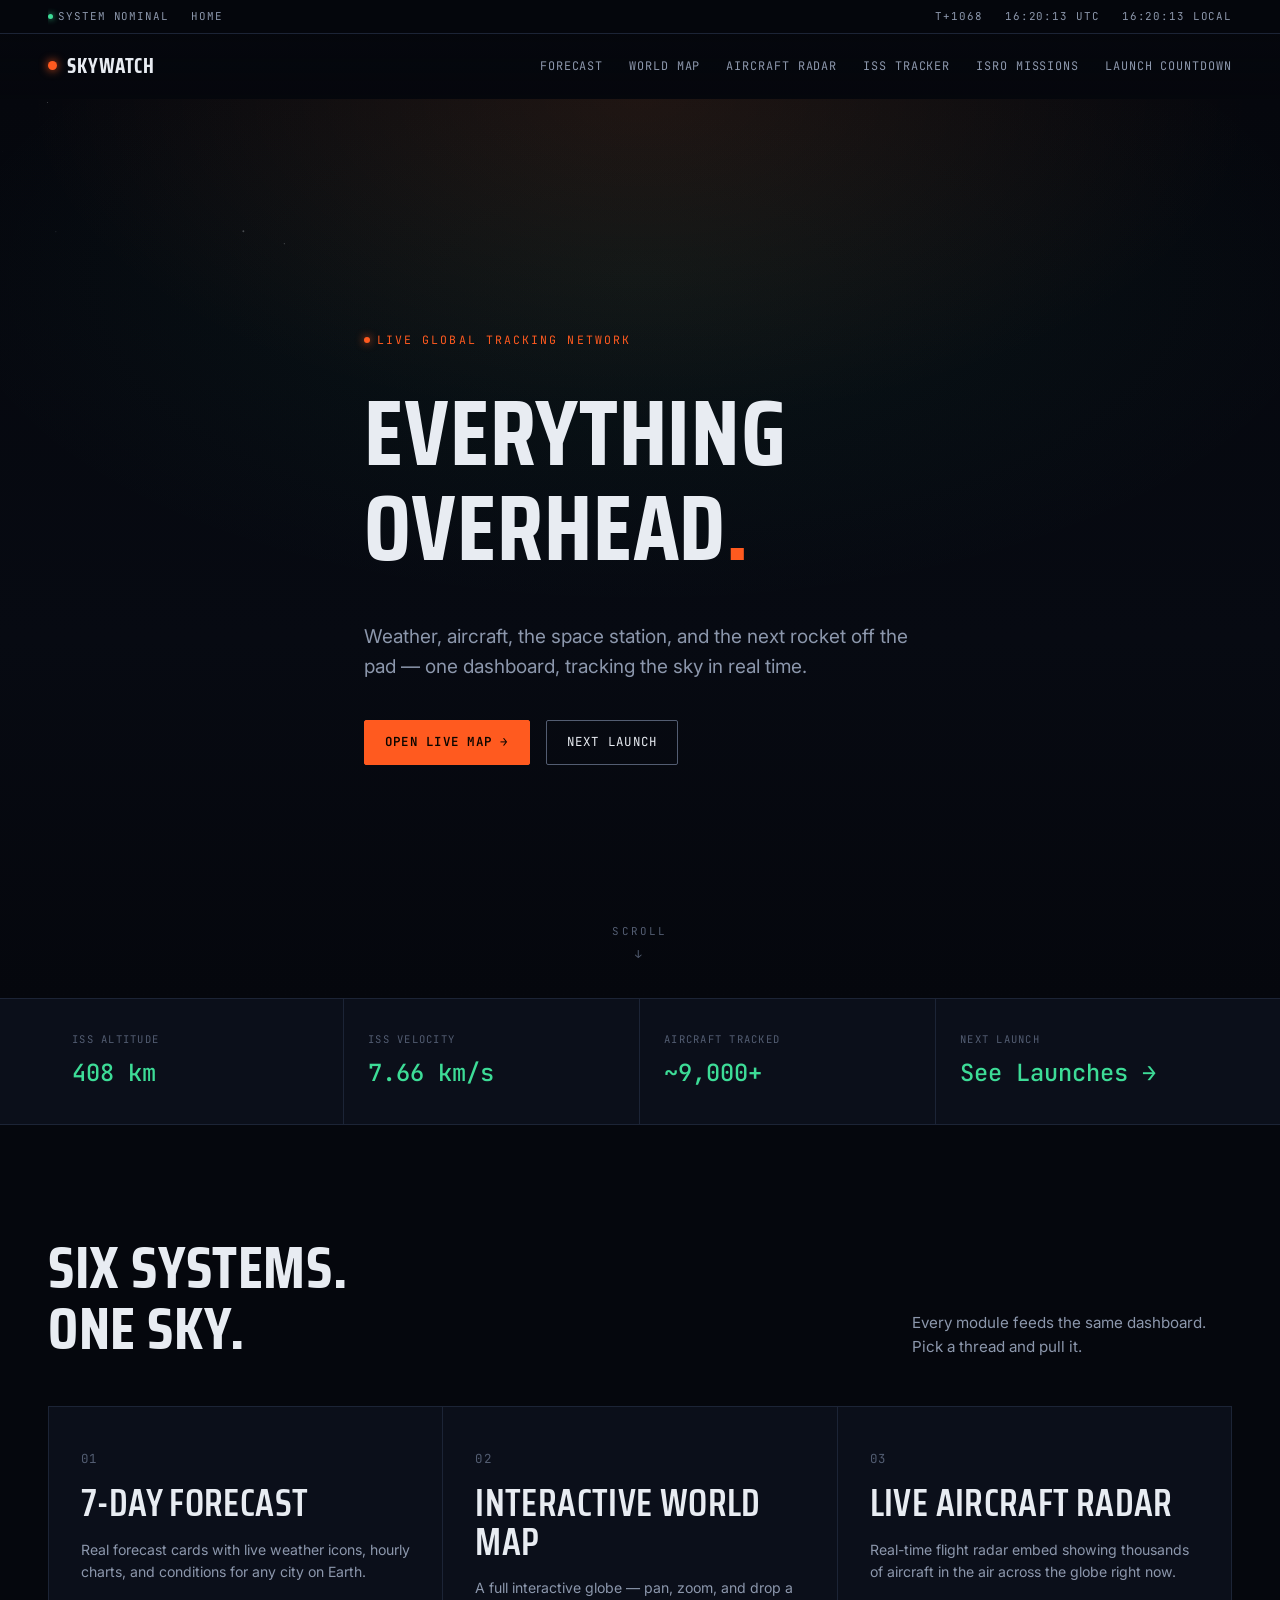
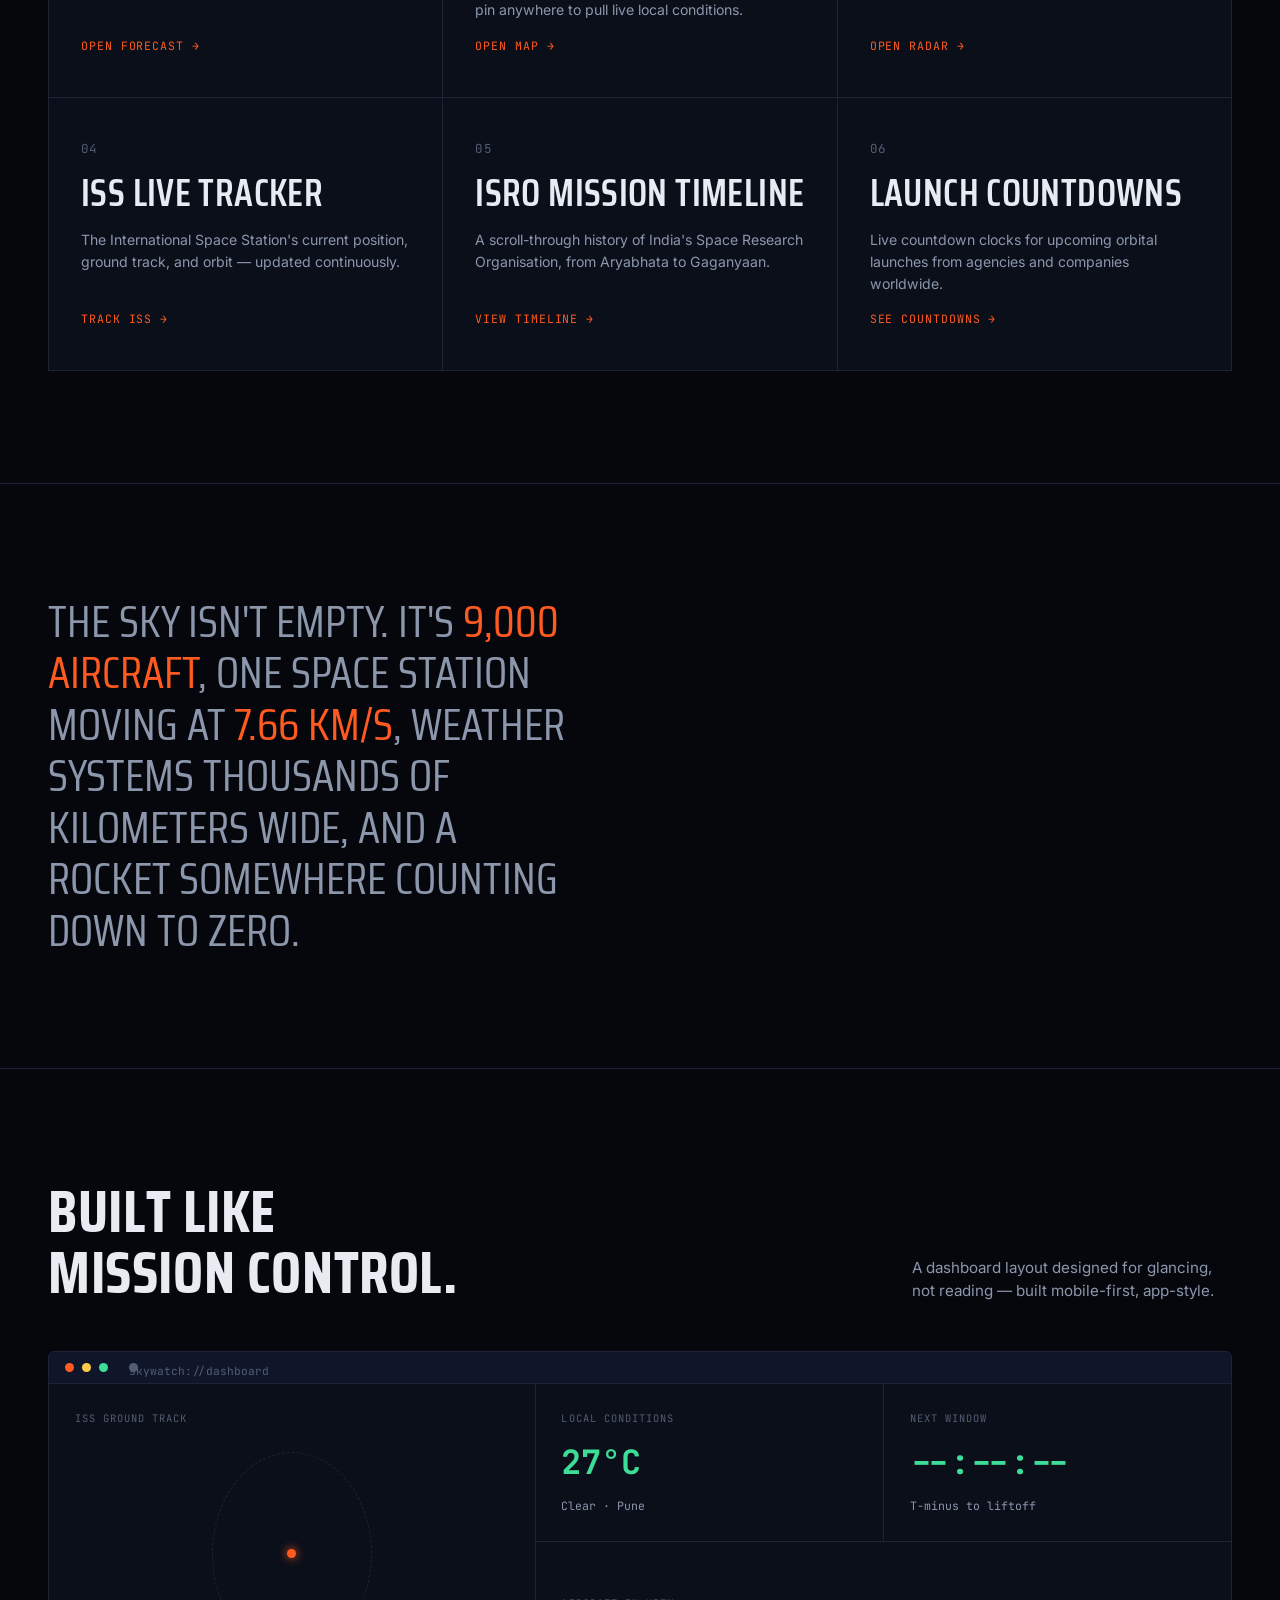
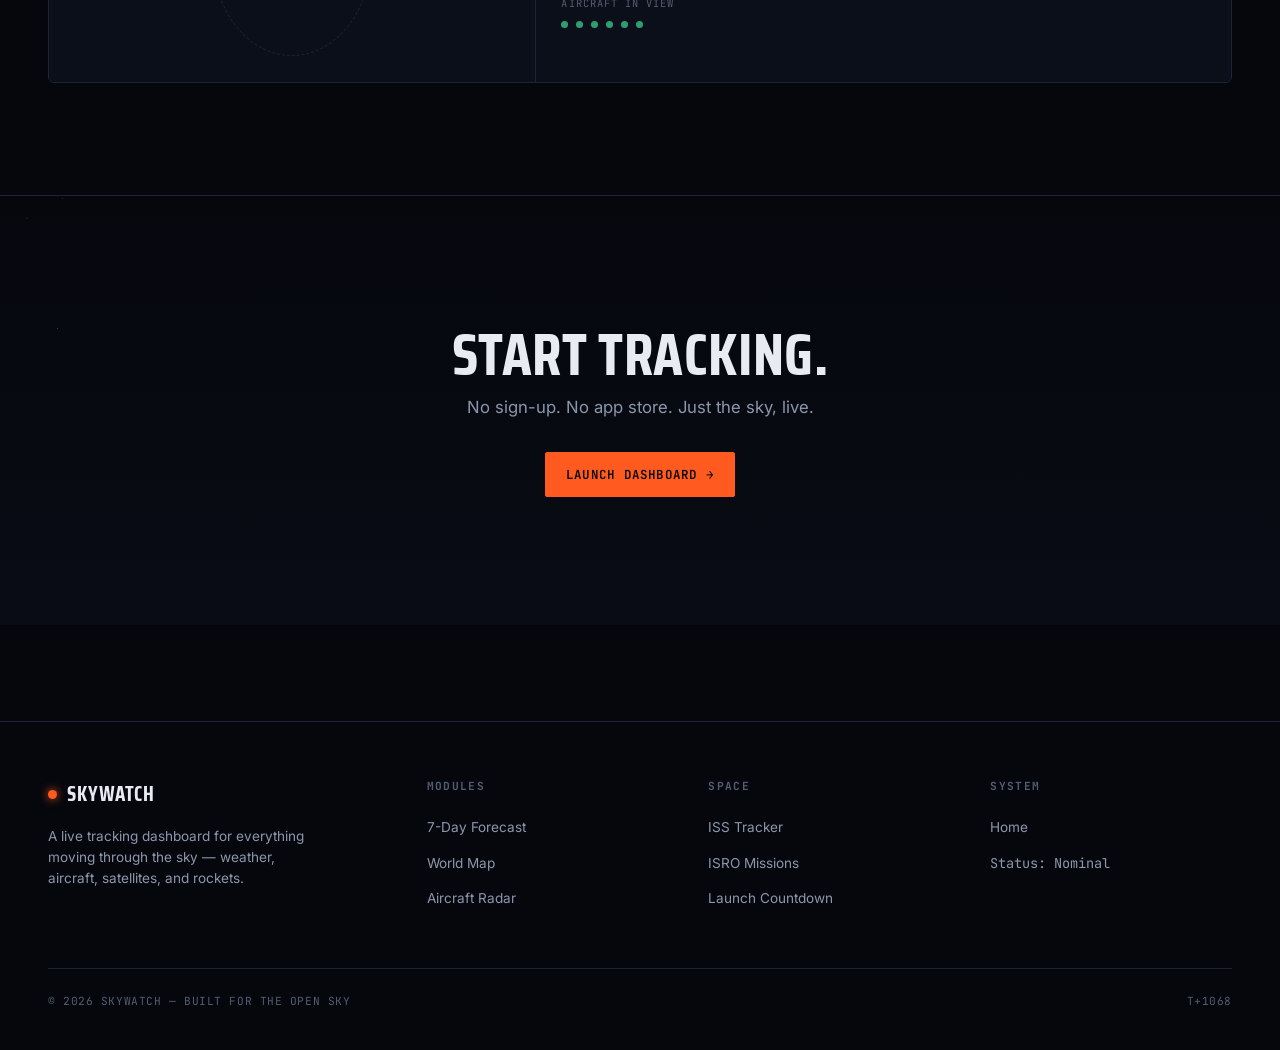
<file: index.html>
<!DOCTYPE html>
<html lang="en">
<head>
<meta charset="UTF-8">
<meta name="viewport" content="width=device-width, initial-scale=1.0">
<title>SkyWatch — Live Sky &amp; Space Tracking</title>
<meta name="description" content="SkyWatch tracks everything overhead: weather, aircraft, the ISS, and rocket launches — in one live dashboard.">

<link rel="preconnect" href="https://fonts.googleapis.com">
<link rel="preconnect" href="https://fonts.gstatic.com" crossorigin>
<link href="https://fonts.googleapis.com/css2?family=Saira+Condensed:wght@500;600;700;800&family=Inter:wght@400;500;600;700&family=JetBrains+Mono:wght@400;500;600&display=swap" rel="stylesheet">

<link rel="stylesheet" href="css/base.css">
<link rel="stylesheet" href="css/home.css">
</head>
<body>

<!-- HUD -->
<div id="hud">
  <div class="wrap">
    <div class="hud-group">
      <span class="hud-item"><span class="dot"></span> SYSTEM NOMINAL</span>
      <span class="hud-item mono" id="hud-page">HOME</span>
    </div>
    <div class="hud-group secondary">
      <span class="hud-item mono" id="hud-day">T+0</span>
      <span class="hud-item mono" id="hud-utc">00:00:00 UTC</span>
      <span class="hud-item mono" id="hud-local">00:00:00 LOCAL</span>
    </div>
  </div>
</div>

<!-- NAV -->
<header class="site-nav">
  <div class="wrap">
    <a href="index.html" class="brand"><span class="dot"></span> SKYWATCH</a>
    <nav class="primary">
      <a href="forecast.html">Forecast</a>
      <a href="map.html">World Map</a>
      <a href="aircraft.html">Aircraft Radar</a>
      <a href="iss.html">ISS Tracker</a>
      <a href="isro.html">ISRO Missions</a>
      <a href="launches.html">Launch Countdown</a>
    </nav>
    <button class="nav-toggle" aria-label="Toggle menu"><span></span></button>
  </div>
</header>

<main>

  <!-- ============ HERO ============ -->
  <section class="hero">
    <canvas class="starfield"></canvas>
    <div class="hero-glow"></div>
    <div class="wrap hero-inner">
      <p class="eyebrow reveal in">LIVE GLOBAL TRACKING NETWORK</p>
      <h1 class="hero-title reveal in">
        EVERYTHING<br>
        OVERHEAD<span class="ignite">.</span>
      </h1>
      <p class="hero-sub reveal in">
        Weather, aircraft, the space station, and the next rocket off the pad —
        one dashboard, tracking the sky in real time.
      </p>
      <div class="hero-cta reveal in">
        <a href="map.html" class="btn btn--solid">Open Live Map →</a>
        <a href="launches.html" class="btn">Next Launch</a>
      </div>
    </div>
    <div class="hero-scroll mono">SCROLL <span>↓</span></div>
  </section>

  <!-- ============ STATUS STRIP ============ -->
  <section class="status-strip">
    <div class="wrap status-grid">
      <div class="status-cell reveal">
        <span class="status-label mono">ISS ALTITUDE</span>
        <span class="status-value mono" id="stat-iss-alt">408 km</span>
      </div>
      <div class="status-cell reveal">
        <span class="status-label mono">ISS VELOCITY</span>
        <span class="status-value mono">7.66 km/s</span>
      </div>
      <div class="status-cell reveal">
        <span class="status-label mono">AIRCRAFT TRACKED</span>
        <span class="status-value mono">~9,000+</span>
      </div>
      <div class="status-cell reveal">
        <span class="status-label mono">NEXT LAUNCH</span>
        <span class="status-value mono" id="stat-next-launch">—</span>
      </div>
    </div>
  </section>

  <!-- ============ MODULE GRID ============ -->
  <section class="section modules">
    <div class="wrap">
      <div class="section-head reveal">
        <h2>Six systems.<br>One sky.</h2>
        <p>Every module feeds the same dashboard. Pick a thread and pull it.</p>
      </div>

      <div class="module-grid">

        <a href="forecast.html" class="module-card reveal">
          <span class="module-index mono">01</span>
          <h3>7-Day Forecast</h3>
          <p>Real forecast cards with live weather icons, hourly charts, and conditions for any city on Earth.</p>
          <span class="module-link mono">Open Forecast →</span>
        </a>

        <a href="map.html" class="module-card reveal">
          <span class="module-index mono">02</span>
          <h3>Interactive World Map</h3>
          <p>A full interactive globe — pan, zoom, and drop a pin anywhere to pull live local conditions.</p>
          <span class="module-link mono">Open Map →</span>
        </a>

        <a href="aircraft.html" class="module-card reveal">
          <span class="module-index mono">03</span>
          <h3>Live Aircraft Radar</h3>
          <p>Real-time flight radar embed showing thousands of aircraft in the air across the globe right now.</p>
          <span class="module-link mono">Open Radar →</span>
        </a>

        <a href="iss.html" class="module-card reveal">
          <span class="module-index mono">04</span>
          <h3>ISS Live Tracker</h3>
          <p>The International Space Station's current position, ground track, and orbit — updated continuously.</p>
          <span class="module-link mono">Track ISS →</span>
        </a>

        <a href="isro.html" class="module-card reveal">
          <span class="module-index mono">05</span>
          <h3>ISRO Mission Timeline</h3>
          <p>A scroll-through history of India's Space Research Organisation, from Aryabhata to Gaganyaan.</p>
          <span class="module-link mono">View Timeline →</span>
        </a>

        <a href="launches.html" class="module-card reveal">
          <span class="module-index mono">06</span>
          <h3>Launch Countdowns</h3>
          <p>Live countdown clocks for upcoming orbital launches from agencies and companies worldwide.</p>
          <span class="module-link mono">See Countdowns →</span>
        </a>

      </div>
    </div>
  </section>

  <!-- ============ BIG STATEMENT BAND ============ -->
  <section class="statement">
    <div class="wrap">
      <p class="statement-text reveal">
        The sky isn't empty. It's <span class="ignite">9,000 aircraft</span>,
        one space station moving at <span class="ignite">7.66&nbsp;km/s</span>,
        weather systems thousands of kilometers wide, and a rocket
        somewhere counting down to zero.
      </p>
    </div>
  </section>

  <!-- ============ DASHBOARD PREVIEW ============ -->
  <section class="section dash-preview">
    <div class="wrap">
      <div class="section-head reveal">
        <h2>Built like<br>mission control.</h2>
        <p>A dashboard layout designed for glancing, not reading — built mobile-first, app-style.</p>
      </div>
      <div class="dash-frame reveal">
        <div class="dash-frame-bar">
          <span></span><span></span><span></span>
          <span class="mono dash-frame-title">skywatch://dashboard</span>
        </div>
        <div class="dash-frame-body">
          <div class="dash-tile dash-tile--lg">
            <span class="mono dash-tile-label">ISS GROUND TRACK</span>
            <div class="dash-orbit-demo"><div class="dash-orbit-dot"></div></div>
          </div>
          <div class="dash-tile">
            <span class="mono dash-tile-label">LOCAL CONDITIONS</span>
            <strong class="dash-tile-big mono">27°C</strong>
            <span class="mono dash-tile-sub">Clear · Pune</span>
          </div>
          <div class="dash-tile">
            <span class="mono dash-tile-label">NEXT WINDOW</span>
            <strong class="dash-tile-big mono" id="dash-mini-countdown">--:--:--</strong>
            <span class="mono dash-tile-sub">T-minus to liftoff</span>
          </div>
          <div class="dash-tile dash-tile--wide">
            <span class="mono dash-tile-label">AIRCRAFT IN VIEW</span>
            <div class="dash-blips">
              <span></span><span></span><span></span><span></span><span></span><span></span>
            </div>
          </div>
        </div>
      </div>
    </div>
  </section>

  <!-- ============ CLOSING CTA ============ -->
  <section class="closing">
    <canvas class="starfield"></canvas>
    <div class="wrap closing-inner reveal">
      <h2>Start tracking.</h2>
      <p>No sign-up. No app store. Just the sky, live.</p>
      <a href="map.html" class="btn btn--solid">Launch Dashboard →</a>
    </div>
  </section>

</main>

<footer>
  <div class="wrap">
    <div class="foot-grid">
      <div>
        <div class="brand" style="margin-bottom:1rem;"><span class="dot"></span> SKYWATCH</div>
        <p style="color:var(--ink-dim); font-size:0.85rem; max-width:30ch;">
          A live tracking dashboard for everything moving through the sky — weather, aircraft, satellites, and rockets.
        </p>
      </div>
      <div>
        <h5>Modules</h5>
        <ul>
          <li><a href="forecast.html">7-Day Forecast</a></li>
          <li><a href="map.html">World Map</a></li>
          <li><a href="aircraft.html">Aircraft Radar</a></li>
        </ul>
      </div>
      <div>
        <h5>Space</h5>
        <ul>
          <li><a href="iss.html">ISS Tracker</a></li>
          <li><a href="isro.html">ISRO Missions</a></li>
          <li><a href="launches.html">Launch Countdown</a></li>
        </ul>
      </div>
      <div>
        <h5>System</h5>
        <ul>
          <li><a href="index.html">Home</a></li>
          <li><a href="#" class="mono">Status: Nominal</a></li>
        </ul>
      </div>
    </div>
    <div class="foot-bottom">
      <span>© 2026 SKYWATCH — BUILT FOR THE OPEN SKY</span>
      <span id="hud-day-foot" class="mono">T+0</span>
    </div>
  </div>
</footer>

<script src="js/core.js"></script>
<script src="js/home.js"></script>
</body>
</html>
</file>
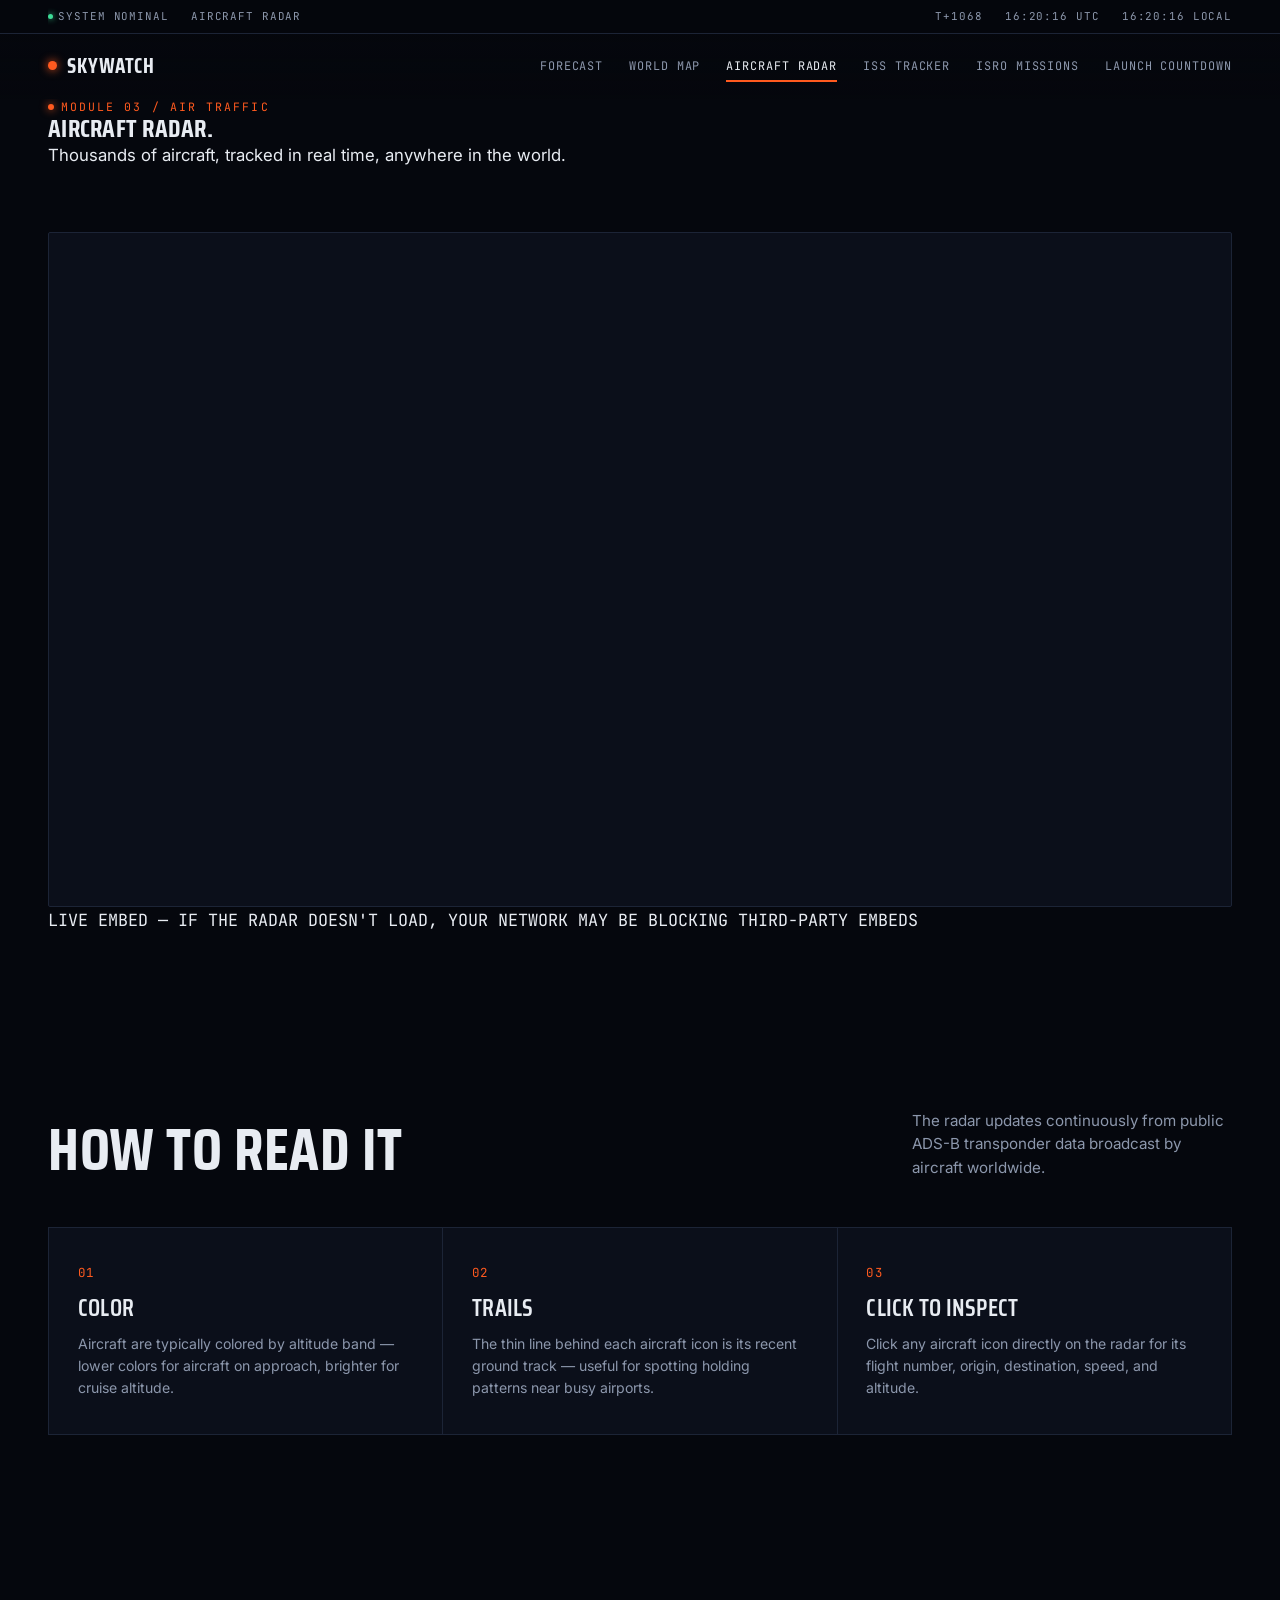
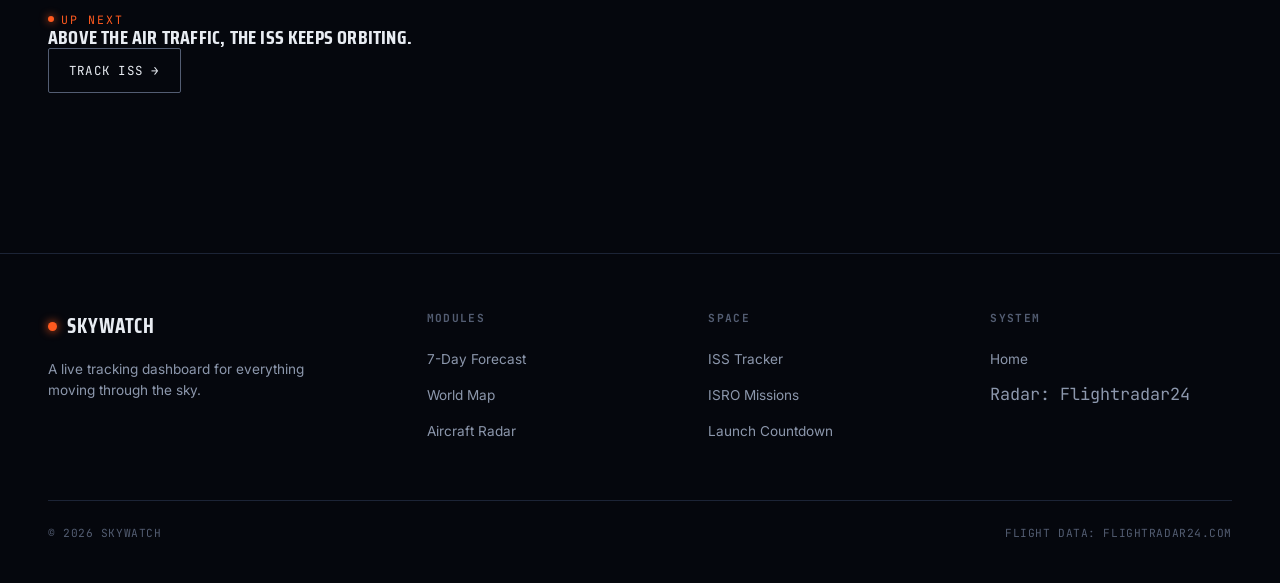
<file: aircraft.html>
<!DOCTYPE html>
<html lang="en">
<head>
<meta charset="UTF-8">
<meta name="viewport" content="width=device-width, initial-scale=1.0">
<title>Aircraft Radar — SkyWatch</title>
<meta name="description" content="Live flight radar showing thousands of aircraft in the air right now.">

<link rel="preconnect" href="https://fonts.googleapis.com">
<link rel="preconnect" href="https://fonts.gstatic.com" crossorigin>
<link href="https://fonts.googleapis.com/css2?family=Saira+Condensed:wght@500;600;700;800&family=Inter:wght@400;500;600;700&family=JetBrains+Mono:wght@400;500;600&display=swap" rel="stylesheet">

<link rel="stylesheet" href="css/base.css">
<link rel="stylesheet" href="css/aircraft.css">
</head>
<body>

<div id="hud">
  <div class="wrap">
    <div class="hud-group">
      <span class="hud-item"><span class="dot"></span> SYSTEM NOMINAL</span>
      <span class="hud-item mono" id="hud-page">AIRCRAFT RADAR</span>
    </div>
    <div class="hud-group secondary">
      <span class="hud-item mono" id="hud-day">T+0</span>
      <span class="hud-item mono" id="hud-utc">00:00:00 UTC</span>
      <span class="hud-item mono" id="hud-local">00:00:00 LOCAL</span>
    </div>
  </div>
</div>

<header class="site-nav">
  <div class="wrap">
    <a href="index.html" class="brand"><span class="dot"></span> SKYWATCH</a>
    <nav class="primary">
      <a href="forecast.html">Forecast</a>
      <a href="map.html">World Map</a>
      <a href="aircraft.html">Aircraft Radar</a>
      <a href="iss.html">ISS Tracker</a>
      <a href="isro.html">ISRO Missions</a>
      <a href="launches.html">Launch Countdown</a>
    </nav>
    <button class="nav-toggle" aria-label="Toggle menu"><span></span></button>
  </div>
</header>

<main>

  <section class="page-hero">
    <div class="wrap">
      <p class="eyebrow reveal in">MODULE 03 / AIR TRAFFIC</p>
      <h1 class="page-title reveal in">AIRCRAFT RADAR<span class="ignite">.</span></h1>
      <p class="page-sub reveal in">Thousands of aircraft, tracked in real time, anywhere in the world.</p>
    </div>
  </section>

  <section class="section--tight">
    <div class="wrap">
      <div class="radar-frame panel reveal in">
        <iframe
          title="Live flight radar"
          src="https://www.flightradar24.com/simple_index.php?z=4"
          loading="lazy"
          referrerpolicy="no-referrer-when-downgrade">
        </iframe>
      </div>
      <p class="map-hint mono">LIVE EMBED — IF THE RADAR DOESN'T LOAD, YOUR NETWORK MAY BE BLOCKING THIRD-PARTY EMBEDS</p>
    </div>
  </section>

  <section class="section">
    <div class="wrap">
      <div class="section-head reveal">
        <h2>How to read it</h2>
        <p>The radar updates continuously from public ADS-B transponder data broadcast by aircraft worldwide.</p>
      </div>
      <div class="info-grid">
        <div class="info-card reveal">
          <span class="mono info-index">01</span>
          <h3>Color</h3>
          <p>Aircraft are typically colored by altitude band — lower colors for aircraft on approach, brighter for cruise altitude.</p>
        </div>
        <div class="info-card reveal">
          <span class="mono info-index">02</span>
          <h3>Trails</h3>
          <p>The thin line behind each aircraft icon is its recent ground track — useful for spotting holding patterns near busy airports.</p>
        </div>
        <div class="info-card reveal">
          <span class="mono info-index">03</span>
          <h3>Click to inspect</h3>
          <p>Click any aircraft icon directly on the radar for its flight number, origin, destination, speed, and altitude.</p>
        </div>
      </div>
    </div>
  </section>

  <section class="section section--tight crosslink">
    <div class="wrap crosslink-inner reveal">
      <div>
        <p class="eyebrow">UP NEXT</p>
        <h3>Above the air traffic, the ISS keeps orbiting.</h3>
      </div>
      <a href="iss.html" class="btn">Track ISS →</a>
    </div>
  </section>

</main>

<footer>
  <div class="wrap">
    <div class="foot-grid">
      <div>
        <div class="brand" style="margin-bottom:1rem;"><span class="dot"></span> SKYWATCH</div>
        <p style="color:var(--ink-dim); font-size:0.85rem; max-width:30ch;">
          A live tracking dashboard for everything moving through the sky.
        </p>
      </div>
      <div>
        <h5>Modules</h5>
        <ul>
          <li><a href="forecast.html">7-Day Forecast</a></li>
          <li><a href="map.html">World Map</a></li>
          <li><a href="aircraft.html">Aircraft Radar</a></li>
        </ul>
      </div>
      <div>
        <h5>Space</h5>
        <ul>
          <li><a href="iss.html">ISS Tracker</a></li>
          <li><a href="isro.html">ISRO Missions</a></li>
          <li><a href="launches.html">Launch Countdown</a></li>
        </ul>
      </div>
      <div>
        <h5>System</h5>
        <ul>
          <li><a href="index.html">Home</a></li>
          <li><span class="mono" style="color:var(--ink-dim);">Radar: Flightradar24</span></li>
        </ul>
      </div>
    </div>
    <div class="foot-bottom">
      <span>© 2026 SKYWATCH</span>
      <span class="mono">FLIGHT DATA: FLIGHTRADAR24.COM</span>
    </div>
  </div>
</footer>

<script src="js/core.js"></script>
</body>
</html>
</file>
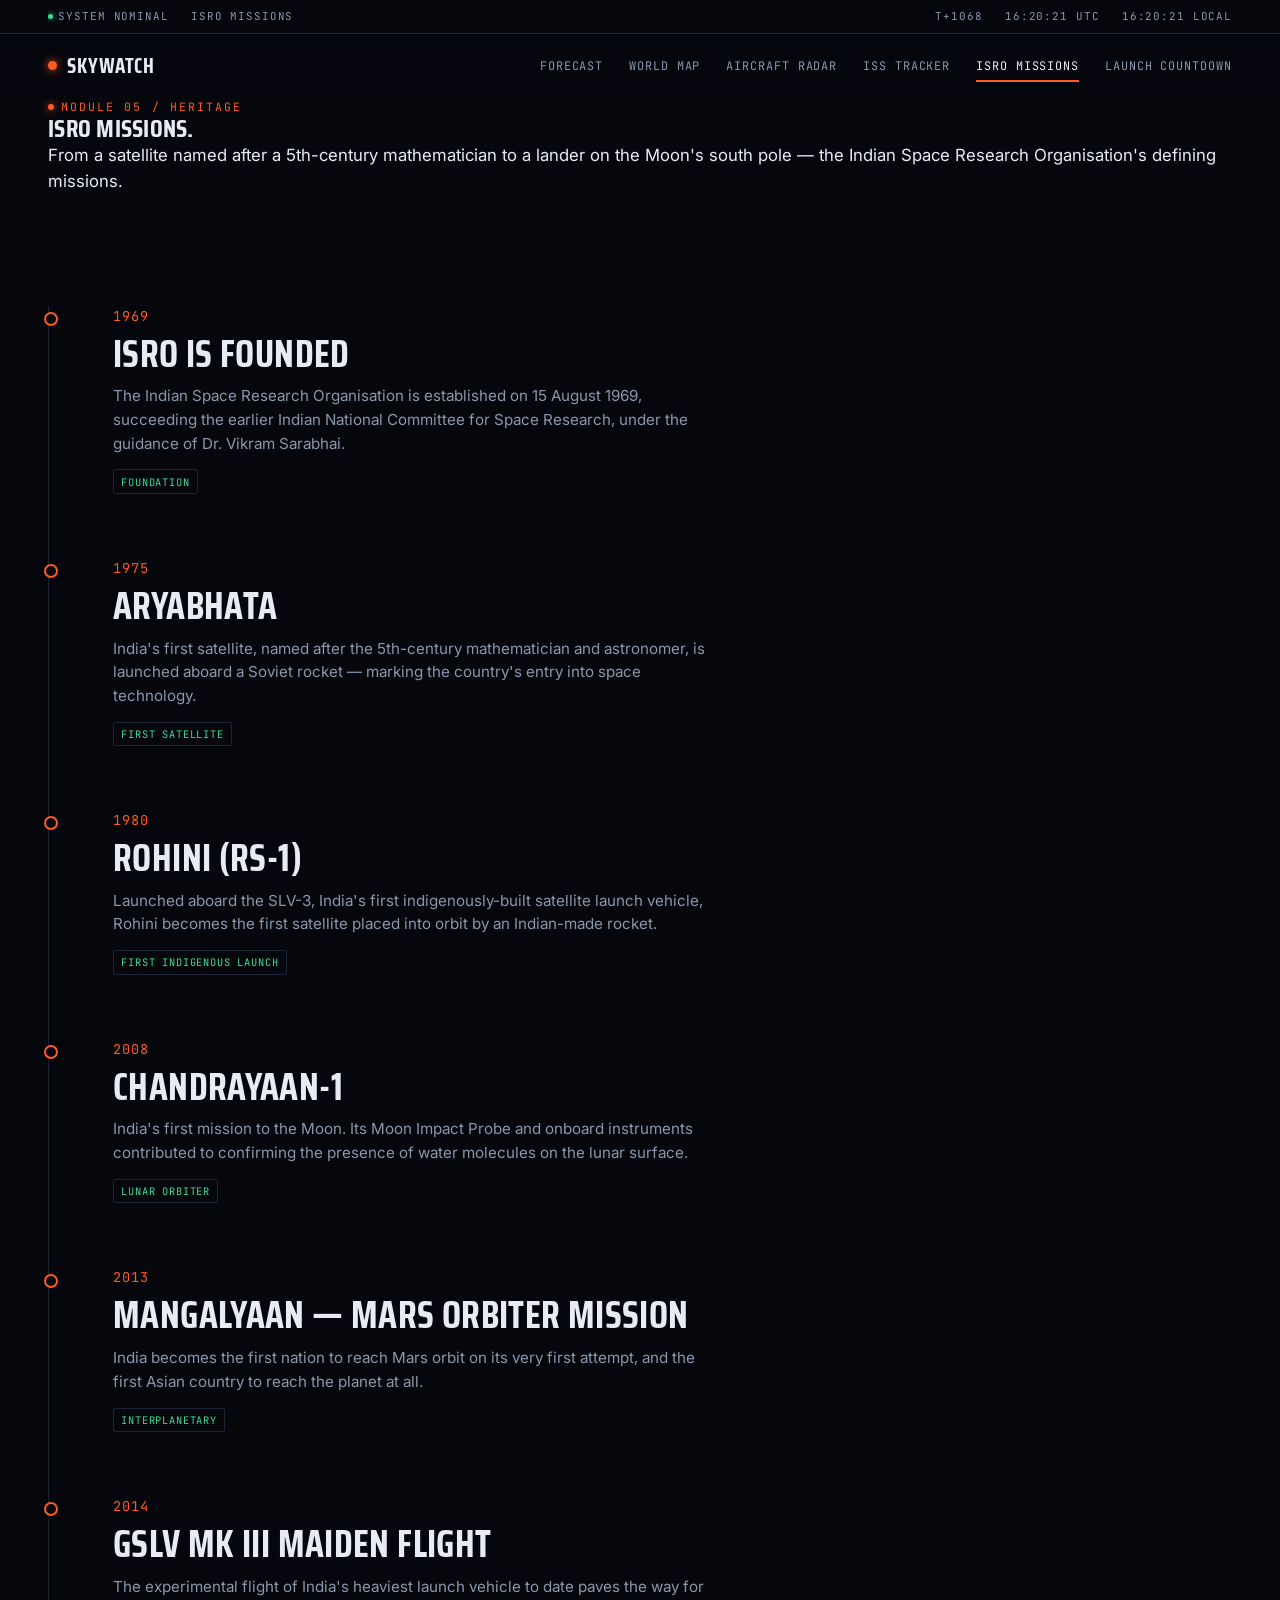
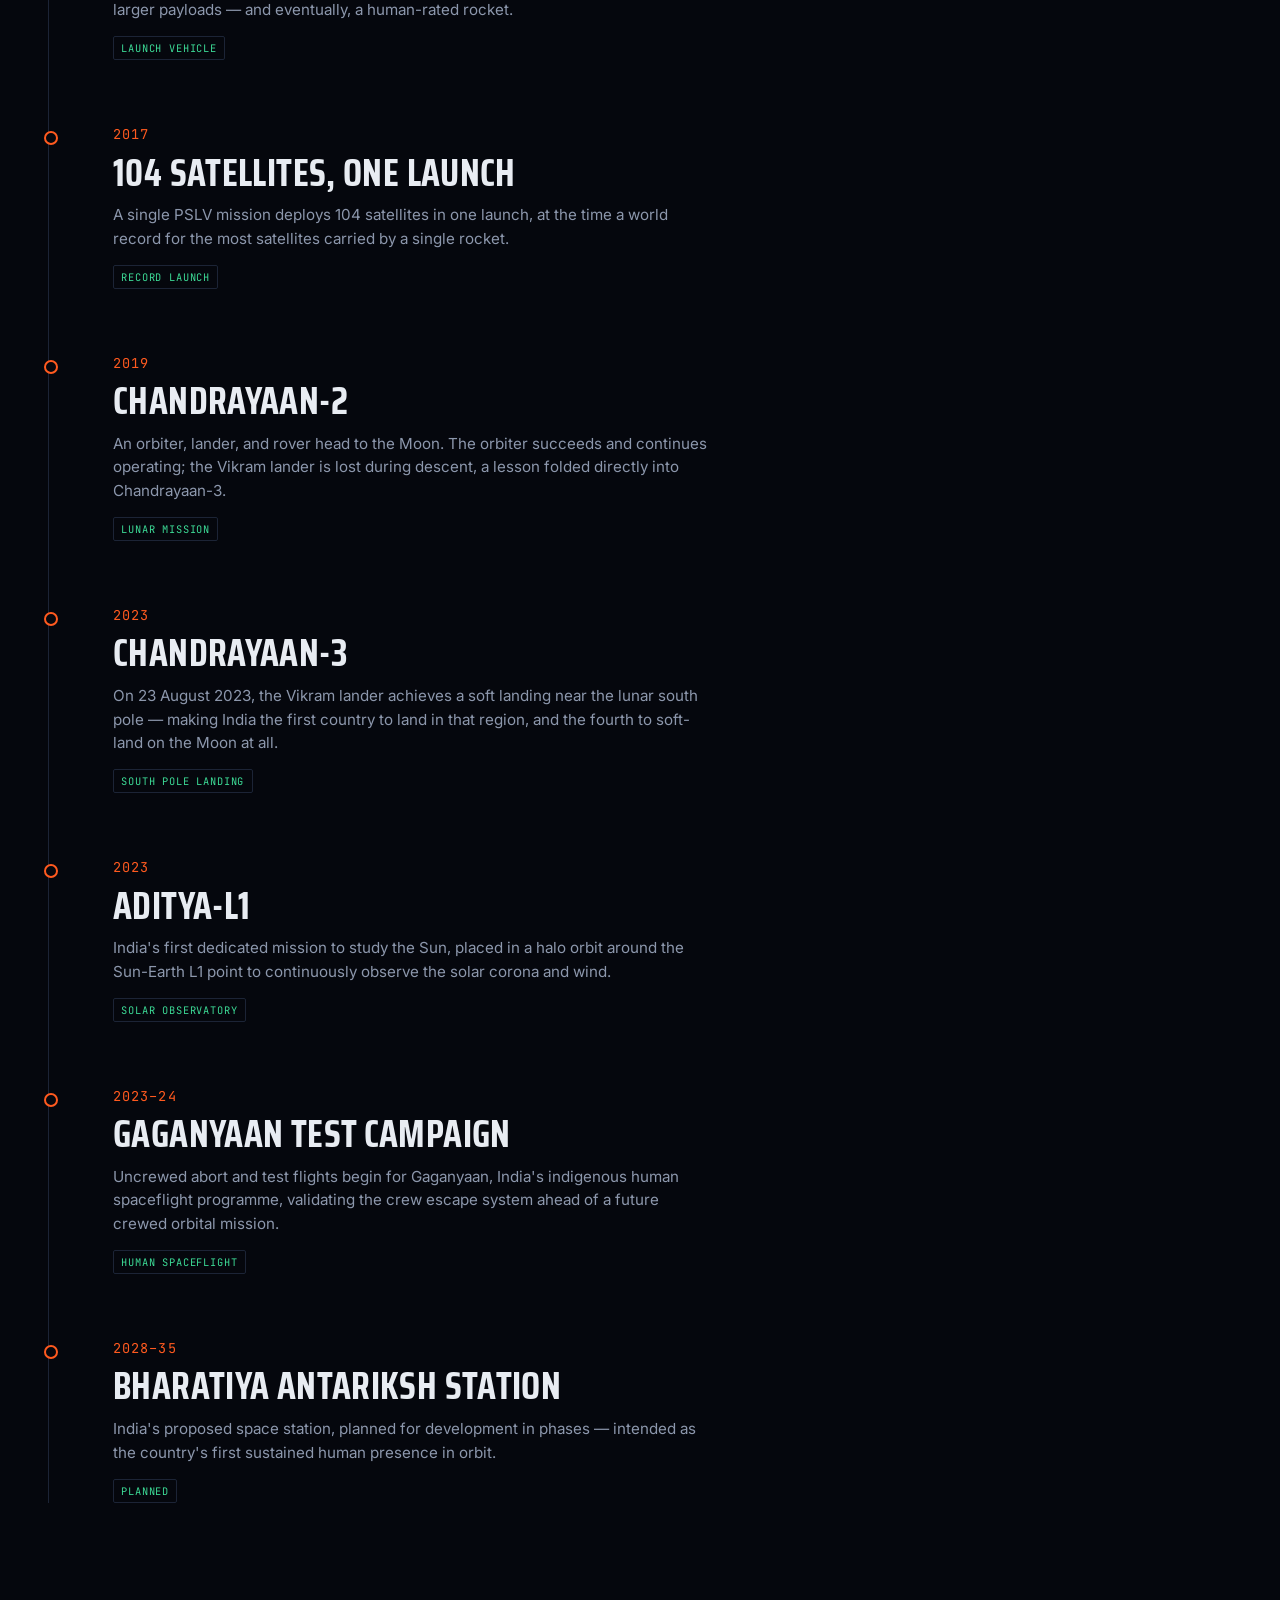
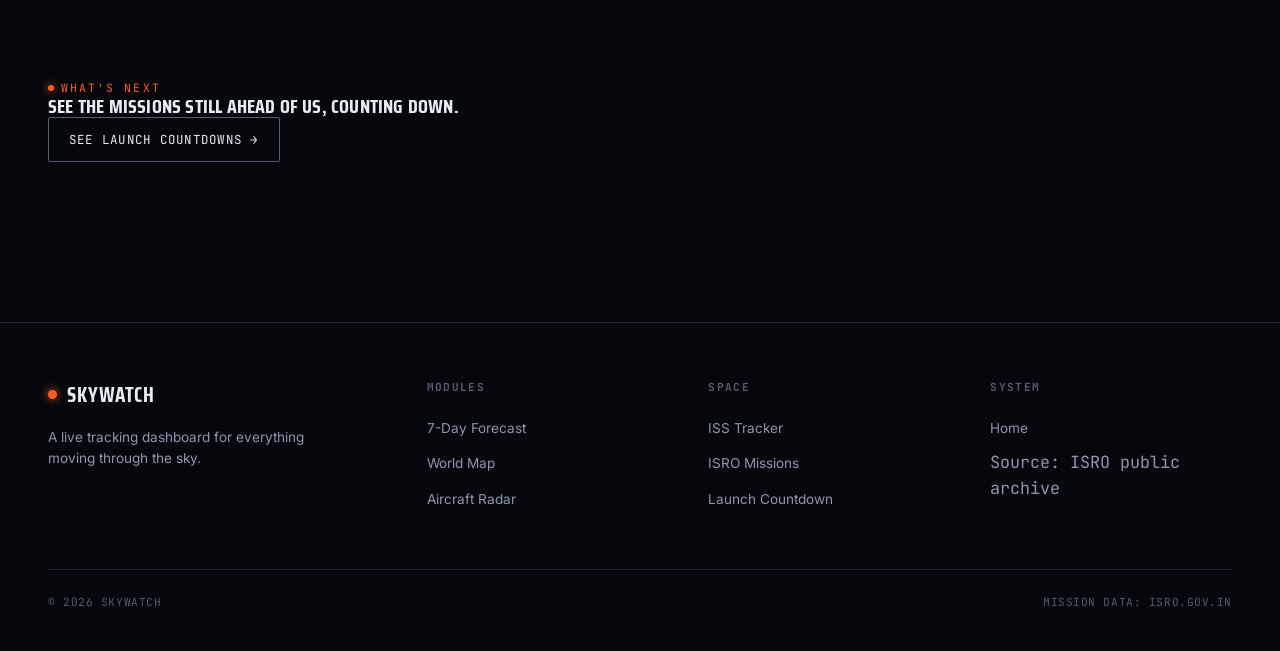
<file: isro.html>
<!DOCTYPE html>
<html lang="en">
<head>
<meta charset="UTF-8">
<meta name="viewport" content="width=device-width, initial-scale=1.0">
<title>ISRO Mission Timeline — SkyWatch</title>
<meta name="description" content="A timeline of the Indian Space Research Organisation's key missions, from Aryabhata to Gaganyaan.">

<link rel="preconnect" href="https://fonts.googleapis.com">
<link rel="preconnect" href="https://fonts.gstatic.com" crossorigin>
<link href="https://fonts.googleapis.com/css2?family=Saira+Condensed:wght@500;600;700;800&family=Inter:wght@400;500;600;700&family=JetBrains+Mono:wght@400;500;600&display=swap" rel="stylesheet">

<link rel="stylesheet" href="css/base.css">
<link rel="stylesheet" href="css/isro.css">
</head>
<body>

<div id="hud">
  <div class="wrap">
    <div class="hud-group">
      <span class="hud-item"><span class="dot"></span> SYSTEM NOMINAL</span>
      <span class="hud-item mono" id="hud-page">ISRO MISSIONS</span>
    </div>
    <div class="hud-group secondary">
      <span class="hud-item mono" id="hud-day">T+0</span>
      <span class="hud-item mono" id="hud-utc">00:00:00 UTC</span>
      <span class="hud-item mono" id="hud-local">00:00:00 LOCAL</span>
    </div>
  </div>
</div>

<header class="site-nav">
  <div class="wrap">
    <a href="index.html" class="brand"><span class="dot"></span> SKYWATCH</a>
    <nav class="primary">
      <a href="forecast.html">Forecast</a>
      <a href="map.html">World Map</a>
      <a href="aircraft.html">Aircraft Radar</a>
      <a href="iss.html">ISS Tracker</a>
      <a href="isro.html">ISRO Missions</a>
      <a href="launches.html">Launch Countdown</a>
    </nav>
    <button class="nav-toggle" aria-label="Toggle menu"><span></span></button>
  </div>
</header>

<main>

  <section class="page-hero">
    <div class="wrap">
      <p class="eyebrow reveal in">MODULE 05 / HERITAGE</p>
      <h1 class="page-title reveal in">ISRO MISSIONS<span class="ignite">.</span></h1>
      <p class="page-sub reveal in">From a satellite named after a 5th-century mathematician to a lander on the Moon's south pole — the Indian Space Research Organisation's defining missions.</p>
    </div>
  </section>

  <section class="section">
    <div class="wrap">
      <div class="timeline" id="timeline">
        <!-- timeline entries injected by JS from a structured dataset -->
      </div>
    </div>
  </section>

  <section class="section section--tight crosslink">
    <div class="wrap crosslink-inner reveal">
      <div>
        <p class="eyebrow">WHAT'S NEXT</p>
        <h3>See the missions still ahead of us, counting down.</h3>
      </div>
      <a href="launches.html" class="btn">See Launch Countdowns →</a>
    </div>
  </section>

</main>

<footer>
  <div class="wrap">
    <div class="foot-grid">
      <div>
        <div class="brand" style="margin-bottom:1rem;"><span class="dot"></span> SKYWATCH</div>
        <p style="color:var(--ink-dim); font-size:0.85rem; max-width:30ch;">
          A live tracking dashboard for everything moving through the sky.
        </p>
      </div>
      <div>
        <h5>Modules</h5>
        <ul>
          <li><a href="forecast.html">7-Day Forecast</a></li>
          <li><a href="map.html">World Map</a></li>
          <li><a href="aircraft.html">Aircraft Radar</a></li>
        </ul>
      </div>
      <div>
        <h5>Space</h5>
        <ul>
          <li><a href="iss.html">ISS Tracker</a></li>
          <li><a href="isro.html">ISRO Missions</a></li>
          <li><a href="launches.html">Launch Countdown</a></li>
        </ul>
      </div>
      <div>
        <h5>System</h5>
        <ul>
          <li><a href="index.html">Home</a></li>
          <li><span class="mono" style="color:var(--ink-dim);">Source: ISRO public archive</span></li>
        </ul>
      </div>
    </div>
    <div class="foot-bottom">
      <span>© 2026 SKYWATCH</span>
      <span class="mono">MISSION DATA: ISRO.GOV.IN</span>
    </div>
  </div>
</footer>

<script src="js/core.js"></script>
<script src="js/isro.js"></script>
</body>
</html>
</file>
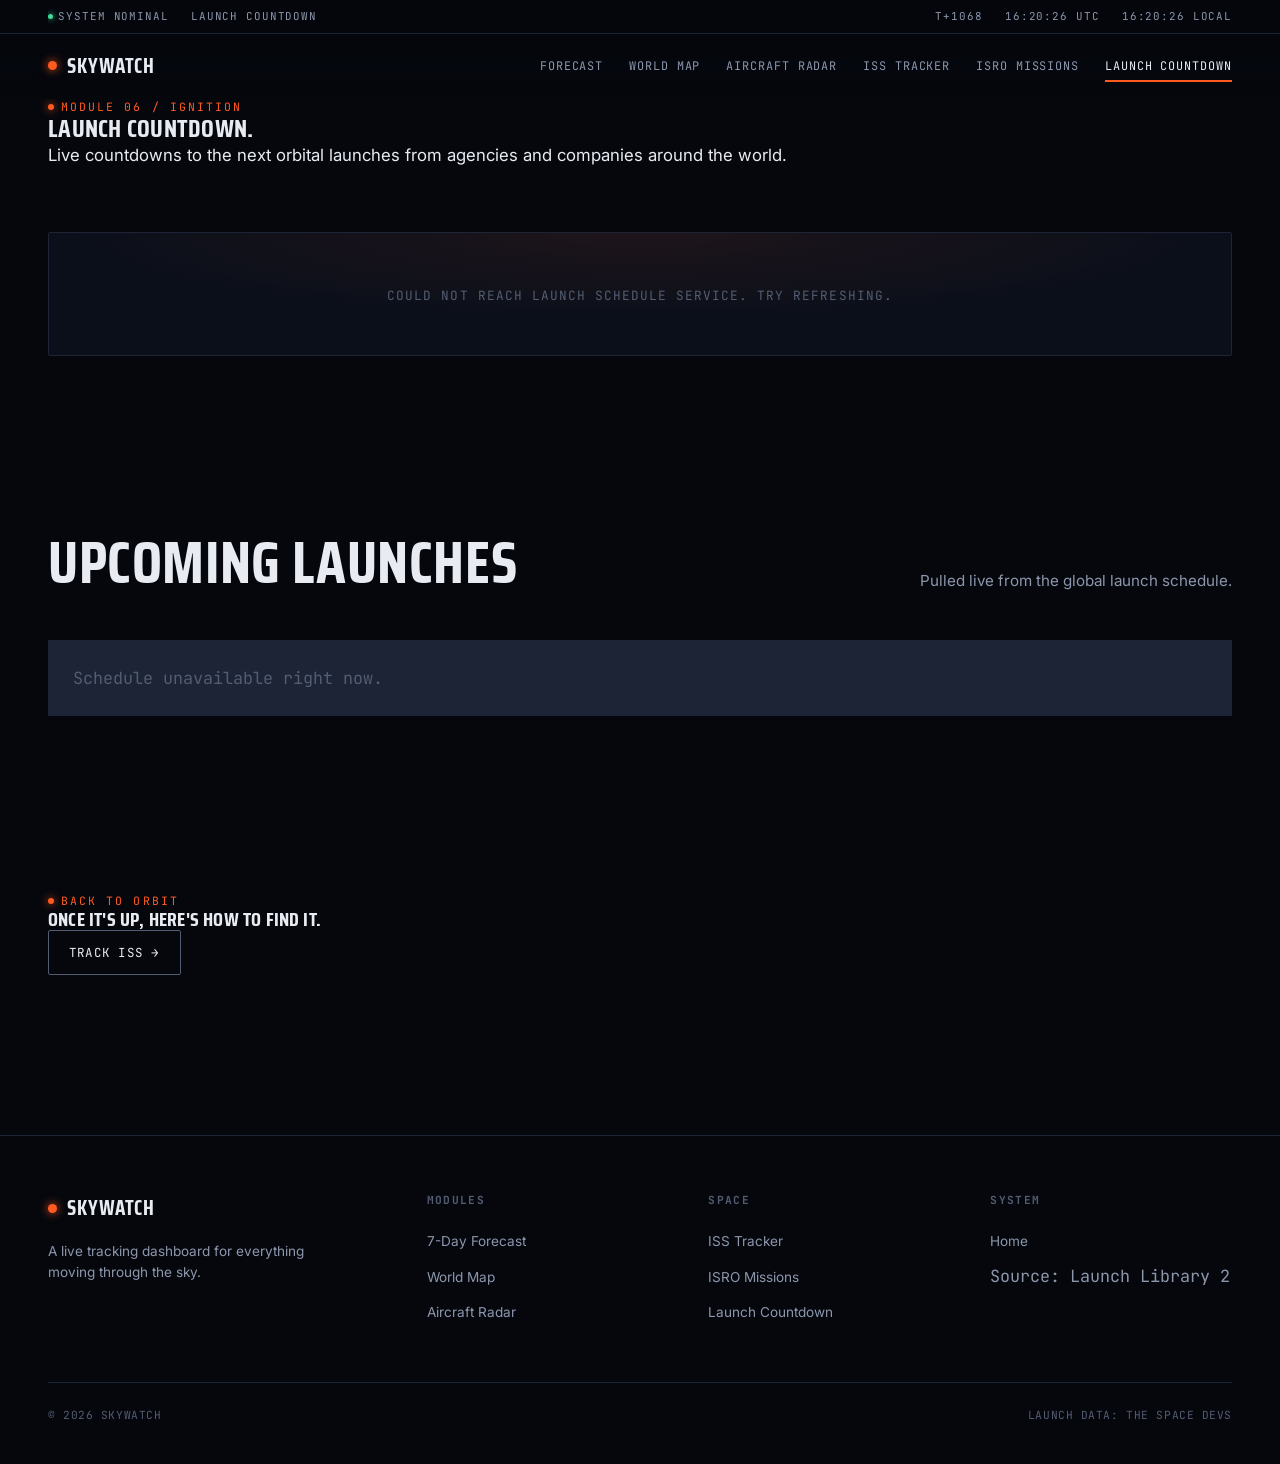
<file: launches.html>
<!DOCTYPE html>
<html lang="en">
<head>
<meta charset="UTF-8">
<meta name="viewport" content="width=device-width, initial-scale=1.0">
<title>Launch Countdowns — SkyWatch</title>
<meta name="description" content="Live countdown clocks for upcoming orbital rocket launches worldwide.">

<link rel="preconnect" href="https://fonts.googleapis.com">
<link rel="preconnect" href="https://fonts.gstatic.com" crossorigin>
<link href="https://fonts.googleapis.com/css2?family=Saira+Condensed:wght@500;600;700;800&family=Inter:wght@400;500;600;700&family=JetBrains+Mono:wght@400;500;600&display=swap" rel="stylesheet">

<link rel="stylesheet" href="css/base.css">
<link rel="stylesheet" href="css/launches.css">
</head>
<body>

<div id="hud">
  <div class="wrap">
    <div class="hud-group">
      <span class="hud-item"><span class="dot"></span> SYSTEM NOMINAL</span>
      <span class="hud-item mono" id="hud-page">LAUNCH COUNTDOWN</span>
    </div>
    <div class="hud-group secondary">
      <span class="hud-item mono" id="hud-day">T+0</span>
      <span class="hud-item mono" id="hud-utc">00:00:00 UTC</span>
      <span class="hud-item mono" id="hud-local">00:00:00 LOCAL</span>
    </div>
  </div>
</div>

<header class="site-nav">
  <div class="wrap">
    <a href="index.html" class="brand"><span class="dot"></span> SKYWATCH</a>
    <nav class="primary">
      <a href="forecast.html">Forecast</a>
      <a href="map.html">World Map</a>
      <a href="aircraft.html">Aircraft Radar</a>
      <a href="iss.html">ISS Tracker</a>
      <a href="isro.html">ISRO Missions</a>
      <a href="launches.html">Launch Countdown</a>
    </nav>
    <button class="nav-toggle" aria-label="Toggle menu"><span></span></button>
  </div>
</header>

<main>

  <section class="page-hero">
    <div class="wrap">
      <p class="eyebrow reveal in">MODULE 06 / IGNITION</p>
      <h1 class="page-title reveal in">LAUNCH COUNTDOWN<span class="ignite">.</span></h1>
      <p class="page-sub reveal in">Live countdowns to the next orbital launches from agencies and companies around the world.</p>
    </div>
  </section>

  <!-- HERO COUNTDOWN -->
  <section class="section--tight">
    <div class="wrap">
      <div id="hero-countdown" class="hero-countdown panel reveal in">
        <span class="mono hc-status">LOADING NEXT LAUNCH…</span>
      </div>
    </div>
  </section>

  <!-- UPCOMING LIST -->
  <section class="section">
    <div class="wrap">
      <div class="section-head reveal">
        <h2>Upcoming Launches</h2>
        <p>Pulled live from the global launch schedule.</p>
      </div>
      <div id="launch-list" class="launch-list">
        <p class="mono" style="color:var(--ink-faint);">Fetching schedule…</p>
      </div>
    </div>
  </section>

  <section class="section section--tight crosslink">
    <div class="wrap crosslink-inner reveal">
      <div>
        <p class="eyebrow">BACK TO ORBIT</p>
        <h3>Once it's up, here's how to find it.</h3>
      </div>
      <a href="iss.html" class="btn">Track ISS →</a>
    </div>
  </section>

</main>

<footer>
  <div class="wrap">
    <div class="foot-grid">
      <div>
        <div class="brand" style="margin-bottom:1rem;"><span class="dot"></span> SKYWATCH</div>
        <p style="color:var(--ink-dim); font-size:0.85rem; max-width:30ch;">
          A live tracking dashboard for everything moving through the sky.
        </p>
      </div>
      <div>
        <h5>Modules</h5>
        <ul>
          <li><a href="forecast.html">7-Day Forecast</a></li>
          <li><a href="map.html">World Map</a></li>
          <li><a href="aircraft.html">Aircraft Radar</a></li>
        </ul>
      </div>
      <div>
        <h5>Space</h5>
        <ul>
          <li><a href="iss.html">ISS Tracker</a></li>
          <li><a href="isro.html">ISRO Missions</a></li>
          <li><a href="launches.html">Launch Countdown</a></li>
        </ul>
      </div>
      <div>
        <h5>System</h5>
        <ul>
          <li><a href="index.html">Home</a></li>
          <li><span class="mono" style="color:var(--ink-dim);">Source: Launch Library 2</span></li>
        </ul>
      </div>
    </div>
    <div class="foot-bottom">
      <span>© 2026 SKYWATCH</span>
      <span class="mono">LAUNCH DATA: THE SPACE DEVS</span>
    </div>
  </div>
</footer>

<script src="js/core.js"></script>
<script src="js/launches.js"></script>
</body>
</html>
</file>
<file: css/base.css>
/* ============================================================
   SKYWATCH — DESIGN TOKENS
   ============================================================ */
:root{
  /* color */
  --bg:            #05070D;
  --bg-panel:      #0B0F1A;
  --bg-panel-2:    #10162A;
  --line:          #1C2436;
  --ink:           #E8ECF2;
  --ink-dim:       #8C97AC;
  --ink-faint:     #535D72;
  --ignition:      #FF5A1F;
  --ignition-dim:  #B33E16;
  --telemetry:     #3DDC97;
  --warn:          #FFC94A;

  /* type */
  --f-display: "Saira Condensed", "Arial Narrow", sans-serif;
  --f-body:    "Inter", -apple-system, sans-serif;
  --f-mono:    "JetBrains Mono", "SFMono-Regular", monospace;

  /* scale */
  --step-0: clamp(0.95rem, 0.9rem + 0.2vw, 1.05rem);
  --step-1: clamp(1.2rem, 1.1rem + 0.5vw, 1.5rem);
  --step-2: clamp(1.7rem, 1.4rem + 1.2vw, 2.4rem);
  --step-3: clamp(2.4rem, 1.8rem + 2.4vw, 4rem);
  --step-4: clamp(3.2rem, 2.2rem + 4.5vw, 7rem);

  --radius: 2px;
  --maxw: 1320px;
}

*{margin:0;padding:0;box-sizing:border-box;}
html{scroll-behavior:smooth;}

body{
  background:var(--bg);
  color:var(--ink);
  font-family:var(--f-body);
  font-size:var(--step-0);
  line-height:1.55;
  -webkit-font-smoothing:antialiased;
  overflow-x:hidden;
}

img{max-width:100%;display:block;}
a{color:inherit;text-decoration:none;}
ul{list-style:none;}
button{font-family:inherit;cursor:pointer;border:none;background:none;color:inherit;}

::selection{background:var(--ignition);color:#fff;}

:focus-visible{
  outline:2px solid var(--telemetry);
  outline-offset:3px;
}

.wrap{
  max-width:var(--maxw);
  margin:0 auto;
  padding-inline:clamp(1.25rem, 4vw, 3rem);
}

.eyebrow{
  font-family:var(--f-mono);
  font-size:0.72rem;
  letter-spacing:0.18em;
  text-transform:uppercase;
  color:var(--ignition);
  display:flex;
  align-items:center;
  gap:0.6em;
}
.eyebrow::before{
  content:"";
  width:6px;height:6px;
  background:var(--ignition);
  border-radius:50%;
  box-shadow:0 0 8px var(--ignition);
}

h1,h2,h3,h4{
  font-family:var(--f-display);
  font-weight:700;
  text-transform:uppercase;
  letter-spacing:0.01em;
  line-height:1.02;
}

.mono{font-family:var(--f-mono);}

.btn{
  display:inline-flex;
  align-items:center;
  gap:0.6em;
  font-family:var(--f-mono);
  font-size:0.78rem;
  letter-spacing:0.1em;
  text-transform:uppercase;
  padding:0.95em 1.6em;
  border:1px solid var(--ink-faint);
  border-radius:var(--radius);
  transition:border-color .25s ease, background .25s ease, color .25s ease;
  white-space:nowrap;
}
.btn:hover{border-color:var(--ink);}
.btn--solid{
  background:var(--ignition);
  border-color:var(--ignition);
  color:#0A0500;
  font-weight:600;
}
.btn--solid:hover{
  background:#ff7038;
  border-color:#ff7038;
}

hr.rule{
  border:none;
  height:1px;
  background:var(--line);
  margin:0;
}

/* ============================================================
   HUD BAR — persistent telemetry strip, the connective signature
   ============================================================ */
#hud{
  position:fixed;
  top:0;left:0;right:0;
  z-index:500;
  height:34px;
  background:#02030600;
  border-bottom:1px solid var(--line);
  background-color:rgba(5,7,13,0.88);
  backdrop-filter:blur(6px);
  display:flex;
  align-items:center;
  font-family:var(--f-mono);
  font-size:0.68rem;
  letter-spacing:0.08em;
  color:var(--ink-dim);
  text-transform:uppercase;
}
#hud .wrap{
  display:flex;
  align-items:center;
  justify-content:space-between;
  width:100%;
  gap:1.5rem;
}
#hud .hud-group{
  display:flex;
  align-items:center;
  gap:1.4rem;
  overflow:hidden;
}
#hud .hud-item{display:flex;align-items:center;gap:.5em;white-space:nowrap;}
#hud .hud-item b{color:var(--ink);font-weight:600;}
#hud .dot{
  width:5px;height:5px;border-radius:50%;
  background:var(--telemetry);
  box-shadow:0 0 6px var(--telemetry);
  animation:pulse 2s infinite;
  flex-shrink:0;
}
@keyframes pulse{0%,100%{opacity:1;}50%{opacity:.35;}}
#hud .hud-page{color:var(--ignition);font-weight:600;}

@media (max-width:760px){
  #hud .hud-group.secondary{display:none;}
}

/* ============================================================
   NAV
   ============================================================ */
header.site-nav{
  position:fixed;
  top:34px;left:0;right:0;
  z-index:490;
  background:linear-gradient(to bottom, rgba(5,7,13,0.96), rgba(5,7,13,0.7));
  border-bottom:1px solid transparent;
  transition:border-color .3s ease, background .3s ease;
}
header.site-nav.scrolled{
  border-color:var(--line);
  background:rgba(5,7,13,0.97);
}
header.site-nav .wrap{
  display:flex;
  align-items:center;
  justify-content:space-between;
  height:64px;
}
.brand{
  font-family:var(--f-display);
  font-weight:700;
  font-size:1.3rem;
  letter-spacing:0.04em;
  text-transform:uppercase;
  display:flex;
  align-items:center;
  gap:0.5em;
}
.brand .dot{
  width:9px;height:9px;
  background:var(--ignition);
  border-radius:50%;
  box-shadow:0 0 10px var(--ignition);
}
nav.primary{display:flex;align-items:center;gap:clamp(1rem,2vw,2.2rem);}
nav.primary a{
  font-family:var(--f-mono);
  font-size:0.74rem;
  letter-spacing:0.08em;
  text-transform:uppercase;
  color:var(--ink-dim);
  padding:0.4em 0;
  position:relative;
  transition:color .2s ease;
}
nav.primary a::after{
  content:"";
  position:absolute;
  left:0;bottom:-2px;
  height:2px;width:0%;
  background:var(--ignition);
  transition:width .25s ease;
}
nav.primary a:hover,
nav.primary a.active{color:var(--ink);}
nav.primary a.active::after,
nav.primary a:hover::after{width:100%;}

.nav-toggle{
  display:none;
  width:38px;height:38px;
  border:1px solid var(--line);
  align-items:center;justify-content:center;
}
.nav-toggle span,
.nav-toggle span::before,
.nav-toggle span::after{
  content:"";
  display:block;
  width:18px;height:1.5px;
  background:var(--ink);
  position:relative;
  transition:transform .25s ease, opacity .25s ease;
}
.nav-toggle span::before{position:absolute;top:-6px;}
.nav-toggle span::after{position:absolute;top:6px;}

@media (max-width:880px){
  nav.primary{
    position:fixed;
    top:98px;left:0;right:0;bottom:0;
    flex-direction:column;
    justify-content:center;
    gap:2rem;
    background:var(--bg);
    transform:translateY(-110%);
    transition:transform .35s ease;
  }
  nav.primary.open{transform:translateY(0);}
  nav.primary a{font-size:1.1rem;}
  .nav-toggle{display:flex;}
}

main{padding-top:98px;}

/* ============================================================
   PAGE TRANSITION OVERLAY
   ============================================================ */
#transition-veil{
  position:fixed;
  inset:0;
  z-index:9999;
  background:var(--bg);
  display:flex;
  align-items:center;
  justify-content:center;
  pointer-events:none;
  opacity:0;
}
#transition-veil.active{pointer-events:all;}
#transition-veil .bars{
  display:flex;gap:6px;
}
#transition-veil .bars i{
  width:4px;height:34px;
  background:var(--ignition);
  display:block;
  animation:bar 0.9s ease-in-out infinite;
}
#transition-veil .bars i:nth-child(2){animation-delay:0.1s;}
#transition-veil .bars i:nth-child(3){animation-delay:0.2s;}
#transition-veil .bars i:nth-child(4){animation-delay:0.3s;}
#transition-veil .bars i:nth-child(5){animation-delay:0.4s;}
@keyframes bar{
  0%,100%{transform:scaleY(0.4);opacity:.5;}
  50%{transform:scaleY(1);opacity:1;}
}

body.veil-in #transition-veil{
  animation:veilIn .5s ease forwards;
}
body.veil-out #transition-veil{
  animation:veilOut .5s ease forwards;
}
@keyframes veilIn{from{opacity:0;}to{opacity:1;}}
@keyframes veilOut{from{opacity:1;}to{opacity:0;}}

body.page-enter main,
body.page-enter header,
body.page-enter #hud{
  animation:pageEnter .6s cubic-bezier(.19,1,.22,1) both;
}
@keyframes pageEnter{
  from{opacity:0; transform:translateY(14px);}
  to{opacity:1; transform:translateY(0);}
}

@media (prefers-reduced-motion: reduce){
  *{animation-duration:0.001s !important; transition-duration:0.001s !important;}
}

/* ============================================================
   FOOTER
   ============================================================ */
footer{
  border-top:1px solid var(--line);
  padding:3.5rem 0 2.5rem;
  margin-top:6rem;
}
footer .foot-grid{
  display:grid;
  grid-template-columns:1.4fr 1fr 1fr 1fr;
  gap:2.5rem;
}
footer h5{
  font-family:var(--f-mono);
  font-size:0.7rem;
  letter-spacing:0.12em;
  text-transform:uppercase;
  color:var(--ink-faint);
  margin-bottom:1.1rem;
}
footer ul li{margin-bottom:0.6rem;}
footer ul li a{
  color:var(--ink-dim);
  font-size:0.85rem;
  transition:color .2s ease;
}
footer ul li a:hover{color:var(--ignition);}
footer .foot-bottom{
  margin-top:3rem;
  padding-top:1.5rem;
  border-top:1px solid var(--line);
  display:flex;
  justify-content:space-between;
  flex-wrap:wrap;
  gap:1rem;
  font-family:var(--f-mono);
  font-size:0.7rem;
  color:var(--ink-faint);
  letter-spacing:0.05em;
}
@media (max-width:760px){
  footer .foot-grid{grid-template-columns:1fr 1fr;}
}

/* ============================================================
   SHARED SECTION UTILITIES
   ============================================================ */
.section{padding:7rem 0;position:relative;}
.section--tight{padding:4rem 0;}
.section-head{
  display:flex;
  justify-content:space-between;
  align-items:flex-end;
  gap:2rem;
  margin-bottom:3rem;
  flex-wrap:wrap;
}
.section-head h2{font-size:var(--step-3);}
.section-head p{
  color:var(--ink-dim);
  max-width:32ch;
  font-size:0.95rem;
}
.panel{
  background:var(--bg-panel);
  border:1px solid var(--line);
  border-radius:var(--radius);
}
.reveal{
  opacity:0;
  transform:translateY(24px);
  transition:opacity .7s ease, transform .7s ease;
}
.reveal.in{opacity:1;transform:translateY(0);}

.starfield{
  position:absolute;
  inset:0;
  z-index:0;
  pointer-events:none;
}
</file>
<file: css/home.css>
/* ============================================================
   HOME PAGE
   ============================================================ */

.hero{
  position:relative;
  min-height:100vh;
  display:flex;
  align-items:center;
  overflow:hidden;
  background:
    radial-gradient(ellipse 80% 60% at 50% 0%, rgba(255,90,31,0.10), transparent 60%),
    linear-gradient(180deg, #05070D 0%, #070A12 60%, #05070D 100%);
}
.hero-glow{
  position:absolute;
  top:-20%;left:50%;
  width:120%;height:80%;
  transform:translateX(-50%);
  background:radial-gradient(ellipse at center, rgba(61,220,151,0.06), transparent 65%);
  z-index:0;
  pointer-events:none;
}
.hero-inner{position:relative;z-index:2;padding-top:6rem;padding-bottom:6rem;}
.hero-title{
  font-size:var(--step-4);
  margin:0.4em 0 0.5em;
  max-width:18ch;
}
.hero-title .ignite{color:var(--ignition);}
.hero-sub{
  max-width:46ch;
  font-size:clamp(1rem,0.95rem + 0.3vw,1.2rem);
  color:var(--ink-dim);
  margin-bottom:2.4rem;
}
.hero-cta{display:flex;gap:1rem;flex-wrap:wrap;}

.hero-scroll{
  position:absolute;
  bottom:2.2rem;left:50%;
  transform:translateX(-50%);
  font-size:0.68rem;
  letter-spacing:0.2em;
  color:var(--ink-faint);
  display:flex;
  flex-direction:column;
  align-items:center;
  gap:0.4rem;
  z-index:2;
}
.hero-scroll span{animation:bob 1.8s ease-in-out infinite;}
@keyframes bob{0%,100%{transform:translateY(0);}50%{transform:translateY(6px);}}

/* ---------- status strip ---------- */
.status-strip{
  border-top:1px solid var(--line);
  border-bottom:1px solid var(--line);
  background:var(--bg-panel);
}
.status-grid{
  display:grid;
  grid-template-columns:repeat(4,1fr);
}
.status-cell{
  padding:2rem 1.5rem;
  border-right:1px solid var(--line);
  display:flex;
  flex-direction:column;
  gap:0.5rem;
}
.status-grid .status-cell:last-child{border-right:none;}
.status-label{
  font-size:0.66rem;
  letter-spacing:0.12em;
  color:var(--ink-faint);
  text-transform:uppercase;
}
.status-value{
  font-size:clamp(1.1rem,1rem + 0.6vw,1.6rem);
  color:var(--telemetry);
  font-weight:500;
}
@media (max-width:880px){
  .status-grid{grid-template-columns:repeat(2,1fr);}
  .status-cell:nth-child(2){border-right:none;}
}

/* ---------- module grid ---------- */
.module-grid{
  display:grid;
  grid-template-columns:repeat(3,1fr);
  gap:1px;
  background:var(--line);
  border:1px solid var(--line);
}
.module-card{
  background:var(--bg-panel);
  padding:2.6rem 2rem;
  display:flex;
  flex-direction:column;
  gap:1rem;
  transition:background .3s ease, transform .3s ease;
  position:relative;
  overflow:hidden;
}
.module-card::before{
  content:"";
  position:absolute;
  left:0;top:0;bottom:0;
  width:3px;
  background:var(--ignition);
  transform:scaleY(0);
  transition:transform .3s ease;
  transform-origin:bottom;
}
.module-card:hover{background:var(--bg-panel-2);}
.module-card:hover::before{transform:scaleY(1);}
.module-index{
  color:var(--ink-faint);
  font-size:0.78rem;
  letter-spacing:0.1em;
}
.module-card h3{
  font-size:var(--step-2);
  font-weight:600;
}
.module-card p{
  color:var(--ink-dim);
  font-size:0.88rem;
  flex-grow:1;
}
.module-link{
  font-size:0.72rem;
  letter-spacing:0.08em;
  color:var(--ignition);
  text-transform:uppercase;
}
@media (max-width:980px){
  .module-grid{grid-template-columns:1fr 1fr;}
}
@media (max-width:640px){
  .module-grid{grid-template-columns:1fr;}
}

/* ---------- statement band ---------- */
.statement{
  padding:7rem 0;
  border-top:1px solid var(--line);
  border-bottom:1px solid var(--line);
}
.statement-text{
  font-family:var(--f-display);
  font-size:clamp(1.6rem,1.2rem + 2vw,3.1rem);
  text-transform:uppercase;
  line-height:1.15;
  max-width:24ch;
  color:var(--ink-dim);
}
.statement-text .ignite{color:var(--ignition);}

/* ---------- dashboard preview frame ---------- */
.dash-frame{
  border:1px solid var(--line);
  border-radius:6px;
  overflow:hidden;
  background:var(--bg-panel);
}
.dash-frame-bar{
  display:flex;
  align-items:center;
  gap:0.5rem;
  padding:0.7rem 1rem;
  border-bottom:1px solid var(--line);
  background:var(--bg-panel-2);
}
.dash-frame-bar span{
  width:9px;height:9px;border-radius:50%;
  background:var(--ink-faint);
}
.dash-frame-bar span:nth-child(1){background:#FF5A1F;}
.dash-frame-bar span:nth-child(2){background:#FFC94A;}
.dash-frame-bar span:nth-child(3){background:#3DDC97;}
.dash-frame-title{
  margin-left:0.8rem;
  font-size:0.7rem;
  color:var(--ink-faint);
}
.dash-frame-body{
  display:grid;
  grid-template-columns:1.4fr 1fr 1fr;
  grid-template-rows:auto auto;
  gap:1px;
  background:var(--line);
}
.dash-tile{
  background:var(--bg-panel);
  padding:1.6rem;
  display:flex;
  flex-direction:column;
  gap:0.6rem;
  min-height:140px;
  justify-content:center;
}
.dash-tile--lg{grid-row:span 2;justify-content:flex-start;}
.dash-tile--wide{grid-column:span 2;}
.dash-tile-label{
  font-size:0.65rem;
  color:var(--ink-faint);
  letter-spacing:0.1em;
}
.dash-tile-big{font-size:2.1rem;color:var(--telemetry);}
.dash-tile-sub{font-size:0.72rem;color:var(--ink-dim);}

.dash-orbit-demo{
  position:relative;
  flex-grow:1;
  border:1px dashed var(--line);
  border-radius:50%;
  margin:1rem auto 0;
  width:160px;height:160px;
}
.dash-orbit-dot{
  position:absolute;
  width:9px;height:9px;
  border-radius:50%;
  background:var(--ignition);
  box-shadow:0 0 10px var(--ignition);
  top:50%;left:50%;
  margin:-4.5px;
  animation:orbitDemo 6s linear infinite;
}
@keyframes orbitDemo{
  from{transform:rotate(0deg) translateX(80px) rotate(0deg);}
  to{transform:rotate(360deg) translateX(80px) rotate(-360deg);}
}
.dash-blips{
  display:flex;
  gap:0.5rem;
  flex-wrap:wrap;
}
.dash-blips span{
  width:7px;height:7px;border-radius:50%;
  background:var(--telemetry);
  opacity:0.7;
  animation:blipPulse 2.4s ease-in-out infinite;
}
.dash-blips span:nth-child(odd){animation-delay:0.6s;}
.dash-blips span:nth-child(3n){animation-delay:1.2s;}
@keyframes blipPulse{0%,100%{opacity:0.3;}50%{opacity:1;}}

@media (max-width:760px){
  .dash-frame-body{grid-template-columns:1fr 1fr;}
  .dash-tile--lg{grid-column:span 2;grid-row:auto;}
  .dash-tile--wide{grid-column:span 2;}
}

/* ---------- closing CTA ---------- */
.closing{
  position:relative;
  padding:8rem 0;
  text-align:center;
  overflow:hidden;
  background:linear-gradient(180deg, #05070D, #090C14);
  border-top:1px solid var(--line);
}
.closing-inner{position:relative;z-index:2;}
.closing h2{font-size:var(--step-3);margin-bottom:0.6rem;}
.closing p{color:var(--ink-dim);margin-bottom:2rem;}
</file>
<file: css/aircraft.css>
.radar-frame{
  height:min(75vh, 680px);
  overflow:hidden;
}
.radar-frame iframe{
  width:100%;
  height:100%;
  border:none;
  display:block;
}

.info-grid{
  display:grid;
  grid-template-columns:repeat(3,1fr);
  gap:1px;
  background:var(--line);
  border:1px solid var(--line);
}
.info-card{
  background:var(--bg-panel);
  padding:2.2rem 1.8rem;
  display:flex;
  flex-direction:column;
  gap:0.8rem;
}
.info-index{color:var(--ignition);font-size:0.78rem;letter-spacing:0.1em;}
.info-card h3{font-size:var(--step-1);font-weight:600;}
.info-card p{color:var(--ink-dim);font-size:0.88rem;}
@media (max-width:760px){
  .info-grid{grid-template-columns:1fr;}
}
</file>
<file: css/isro.css>
.timeline{
  position:relative;
  padding-left:clamp(2rem, 6vw, 4rem);
  border-left:1px solid var(--line);
}
.tl-entry{
  position:relative;
  padding-bottom:4rem;
}
.tl-entry:last-child{padding-bottom:0;}
.tl-entry::before{
  content:"";
  position:absolute;
  left:calc(-1 * clamp(2rem, 6vw, 4rem) - 5px);
  top:0.4rem;
  width:10px;height:10px;
  border-radius:50%;
  background:var(--bg);
  border:2px solid var(--ignition);
}
.tl-year{
  font-family:var(--f-mono);
  font-size:0.85rem;
  color:var(--ignition);
  letter-spacing:0.08em;
  margin-bottom:0.5rem;
  display:block;
}
.tl-entry h3{
  font-size:var(--step-2);
  margin-bottom:0.7rem;
}
.tl-entry p{
  color:var(--ink-dim);
  max-width:60ch;
  font-size:0.95rem;
}
.tl-tag{
  display:inline-block;
  margin-top:0.9rem;
  font-family:var(--f-mono);
  font-size:0.65rem;
  letter-spacing:0.08em;
  text-transform:uppercase;
  color:var(--telemetry);
  border:1px solid var(--line);
  padding:0.3em 0.7em;
  border-radius:2px;
}
</file>
<file: css/launches.css>
.hero-countdown{
  padding:3rem 2.5rem;
  text-align:center;
  background:
    radial-gradient(ellipse 70% 100% at 50% 0%, rgba(255,90,31,0.08), transparent 70%),
    var(--bg-panel);
}
.hc-status{font-size:0.8rem;color:var(--ink-faint);letter-spacing:0.08em;}
.hc-mission{
  font-family:var(--f-mono);
  color:var(--ignition);
  font-size:0.8rem;
  letter-spacing:0.08em;
  margin-bottom:0.8rem;
  display:block;
}
.hc-name{
  font-size:var(--step-3);
  margin-bottom:1.6rem;
  max-width:28ch;
  margin-inline:auto;
}
.hc-clock{
  display:flex;
  justify-content:center;
  gap:clamp(0.8rem,2vw,2rem);
  margin-bottom:1.6rem;
  flex-wrap:wrap;
}
.hc-unit{display:flex;flex-direction:column;align-items:center;gap:0.4rem;min-width:70px;}
.hc-num{
  font-family:var(--f-mono);
  font-size:clamp(2rem,1.6rem + 2vw,3.4rem);
  color:var(--ink);
  font-weight:600;
}
.hc-label{
  font-family:var(--f-mono);
  font-size:0.62rem;
  letter-spacing:0.1em;
  color:var(--ink-faint);
  text-transform:uppercase;
}
.hc-meta{
  color:var(--ink-dim);
  font-size:0.88rem;
}
.hc-meta span{color:var(--telemetry);}

.launch-list{display:flex;flex-direction:column;gap:1px;background:var(--line);border:1px solid var(--line);}
.launch-row{
  background:var(--bg-panel);
  padding:1.6rem 2rem;
  display:grid;
  grid-template-columns:90px 1fr auto auto;
  gap:1.5rem;
  align-items:center;
  transition:background .25s ease;
}
.launch-row:hover{background:var(--bg-panel-2);}
.lr-date{
  font-family:var(--f-mono);
  font-size:0.78rem;
  color:var(--ink-dim);
  line-height:1.3;
}
.lr-date b{display:block;color:var(--ink);font-size:1rem;}
.lr-main h4{font-size:1.05rem;font-weight:600;margin-bottom:0.3rem;text-transform:none;font-family:var(--f-body);}
.lr-main span{color:var(--ink-faint);font-size:0.8rem;}
.lr-status{
  font-family:var(--f-mono);
  font-size:0.65rem;
  letter-spacing:0.08em;
  text-transform:uppercase;
  padding:0.4em 0.8em;
  border:1px solid var(--line);
  border-radius:2px;
  color:var(--ink-dim);
  white-space:nowrap;
}
.lr-status.go{color:var(--telemetry);border-color:var(--telemetry);}
.lr-status.tbd{color:var(--warn);border-color:var(--warn);}
.lr-countdown{
  font-family:var(--f-mono);
  font-size:0.95rem;
  color:var(--ignition);
  white-space:nowrap;
}

@media (max-width:760px){
  .launch-row{grid-template-columns:1fr;gap:0.6rem;}
}
</file>
